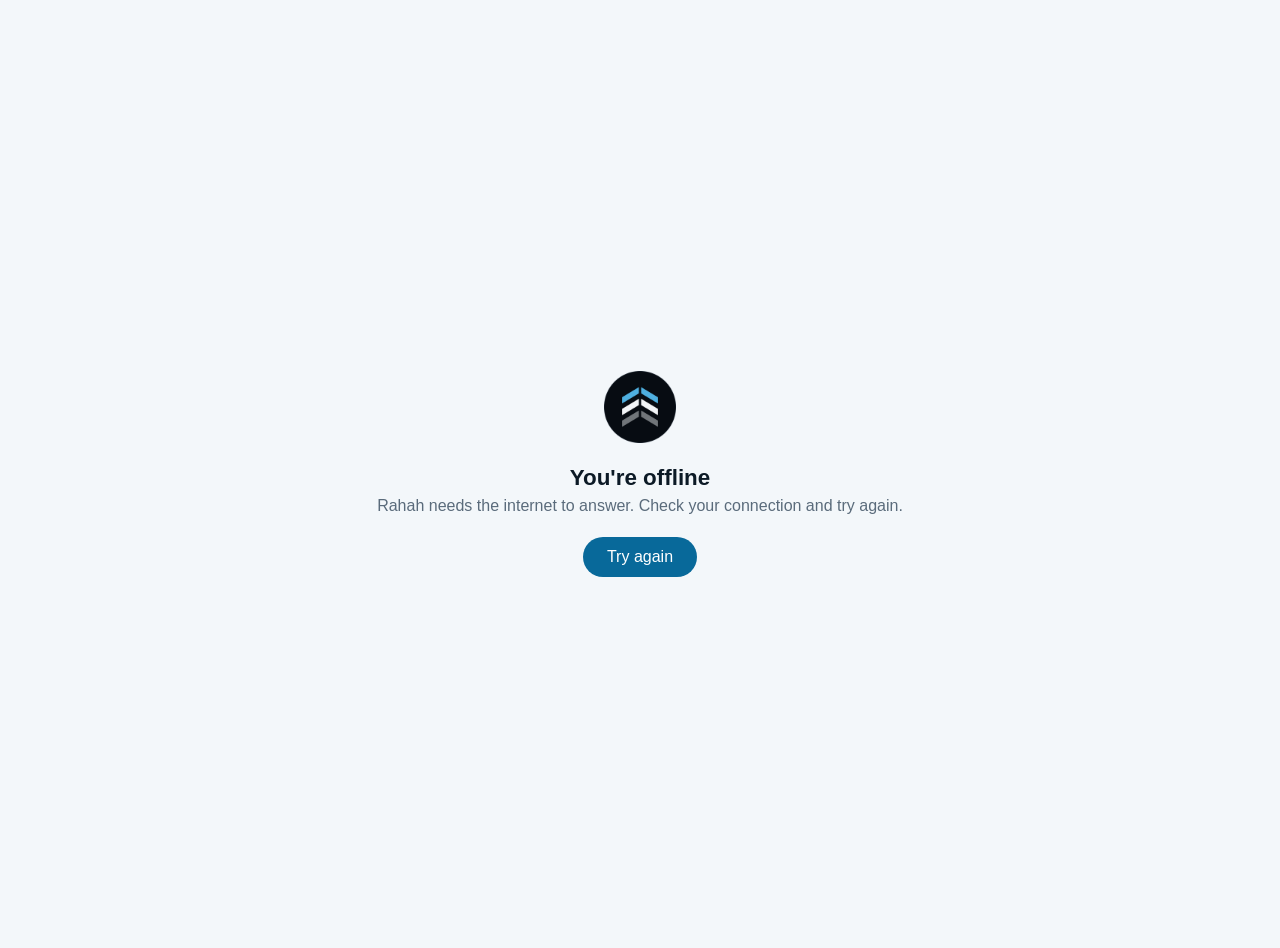
<file: static/offline.html>
<!doctype html>
<html lang="en">
<head>
    <meta charset="utf-8">
    <meta name="viewport" content="width=device-width, initial-scale=1, viewport-fit=cover">
    <title>Rahah is offline</title>
    <meta name="theme-color" content="#f3f7fa">
    <style>
        :root { color-scheme: light; }
        body {
            margin: 0; min-height: 100vh; display: grid; place-items: center; padding: 24px;
            background: #f3f7fa; color: #0c1a26; text-align: center;
            font-family: Inter, -apple-system, BlinkMacSystemFont, "Segoe UI", Roboto, sans-serif;
        }
        img { width: 72px; height: 72px; border-radius: 12px; }
        h1 { margin: 18px 0 6px; font-size: 1.4rem; }
        p { margin: 0 0 22px; color: #5a6b7b; }
        button {
            padding: 0.7rem 1.5rem; border: none; border-radius: 999px; cursor: pointer;
            background: #08699a; color: #fff; font: inherit; font-weight: 500;
        }
    </style>
</head>
<body>
    <main>
        <img src="/static/img/icon-192.png" alt="">
        <h1>You're offline</h1>
        <p>Rahah needs the internet to answer. Check your connection and try again.</p>
        <button type="button" onclick="location.reload()">Try again</button>
    </main>
</body>
</html>
</file>
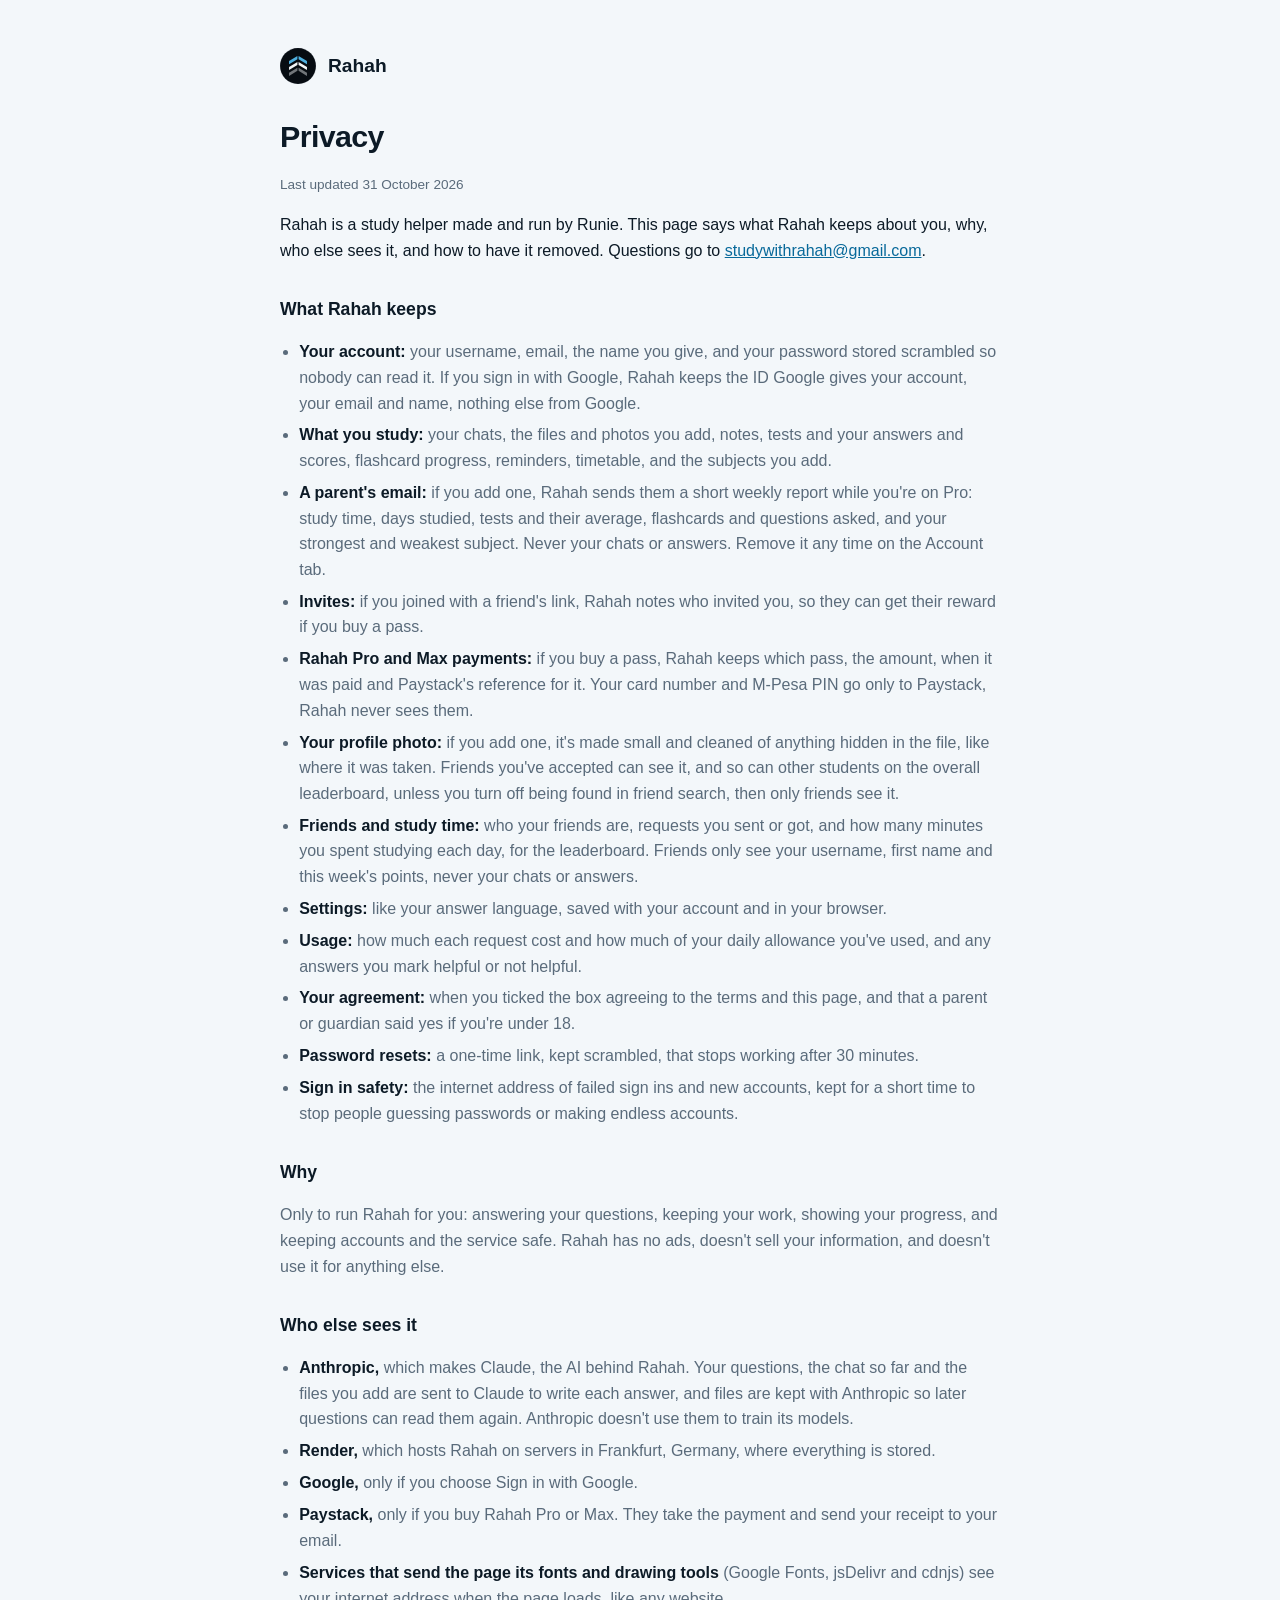
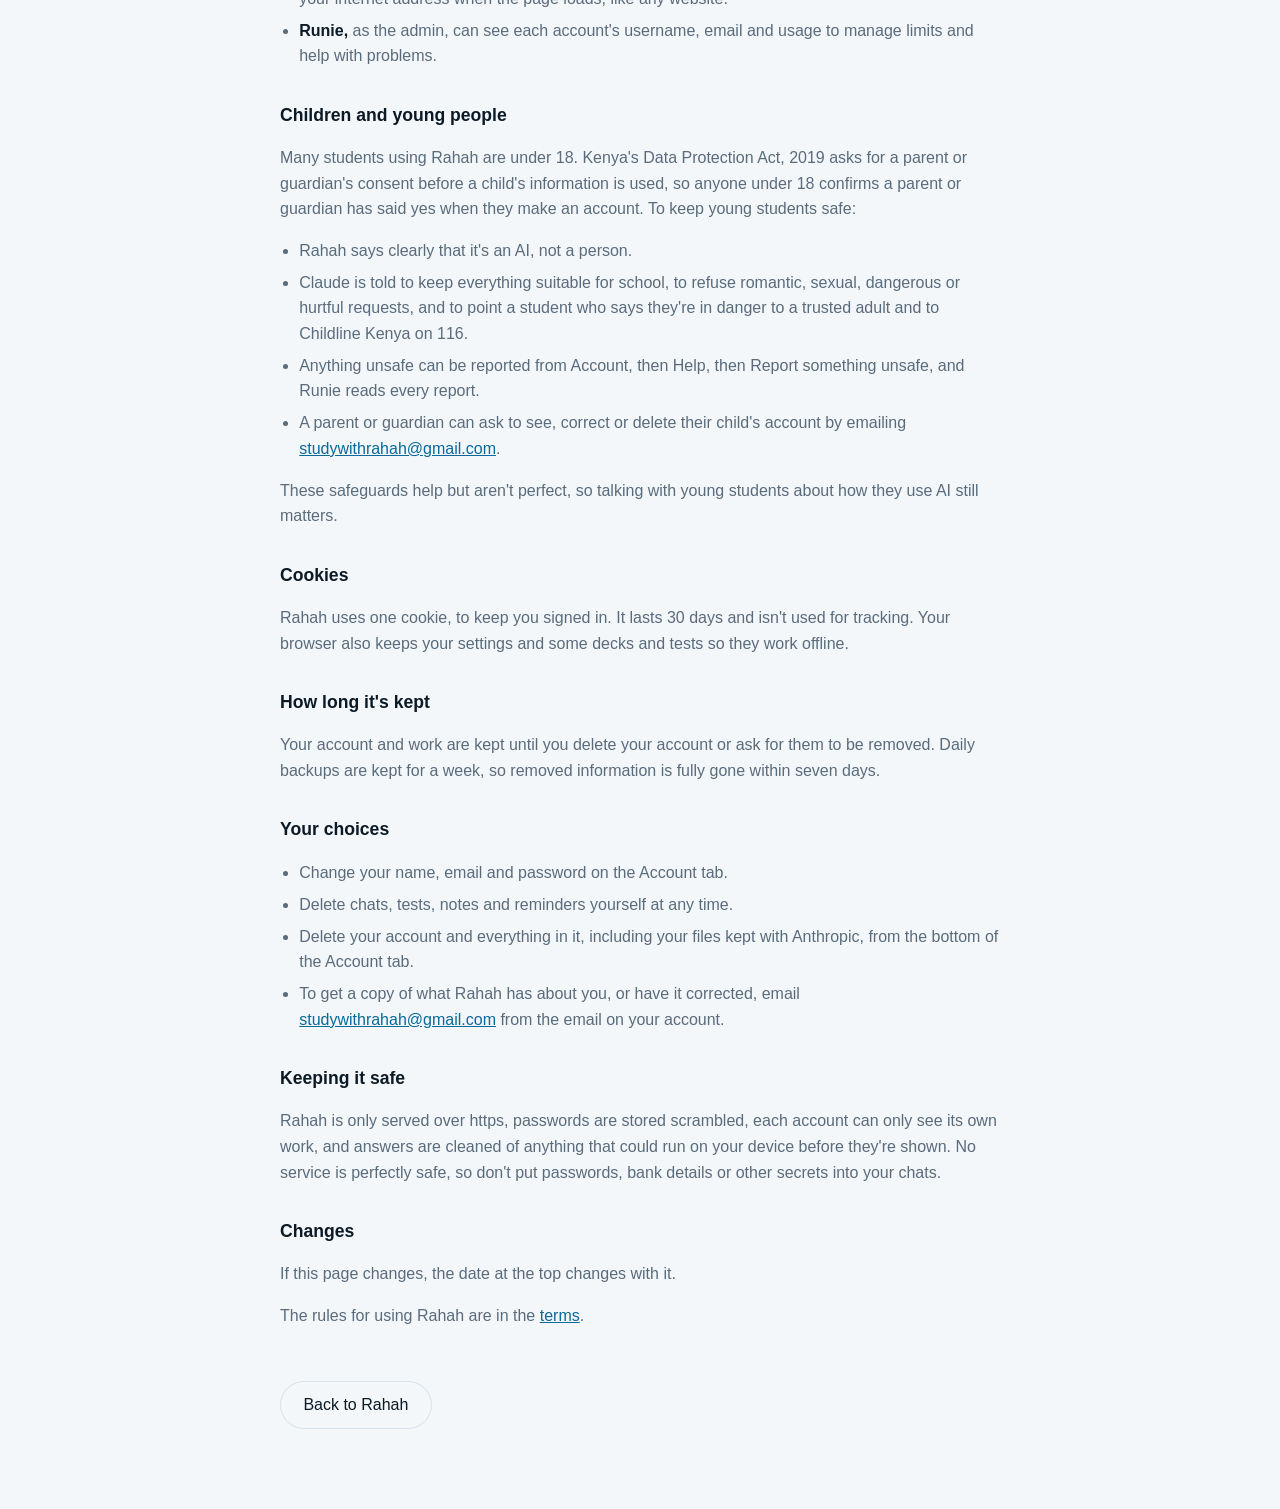
<file: static/privacy.html>
<!doctype html>
<html lang="en">
<head>
    <meta charset="utf-8">
    <meta name="viewport" content="width=device-width, initial-scale=1, viewport-fit=cover">
    <title>Rahah privacy</title>
    <meta name="description" content="What Rahah keeps about you, why, and how to have it removed.">
    <meta name="theme-color" content="#f3f7fa">
    <link rel="icon" href="/static/img/logo.svg" type="image/svg+xml">
    <style>
        :root {
            color-scheme: light;
            --bg: #f3f7fa; --text: #0c1a26; --text-2: #5a6b7b; --line: #d8e2ea; --accent: #08699a;
        }
        body {
            margin: 0; background: var(--bg); color: var(--text);
            font-family: Inter, -apple-system, BlinkMacSystemFont, "Segoe UI", Roboto, sans-serif;
            line-height: 1.6;
        }
        main { max-width: 720px; margin: 0 auto; padding: 48px 20px 80px; }
        header { display: flex; align-items: center; gap: 12px; margin-bottom: 28px; }
        header img { width: 36px; height: 36px; }
        header a { color: var(--text); text-decoration: none; font-weight: 600; font-size: 1.2rem; }
        h1 { margin: 0 0 4px; font-size: 1.9rem; letter-spacing: -0.02em; }
        h2 { margin: 32px 0 8px; font-size: 1.1rem; }
        p, li { color: var(--text-2); }
        p.lead { color: var(--text); }
        ul { padding-left: 1.2rem; }
        li { margin-bottom: 0.4rem; }
        strong { color: var(--text); font-weight: 600; }
        a { color: var(--accent); }
        .updated { font-size: 0.85rem; }
        .back {
            display: inline-block; margin-top: 36px; padding: 0.65rem 1.4rem; border-radius: 999px;
            border: 1px solid var(--line); color: var(--text); text-decoration: none; font-weight: 500;
        }
    </style>
</head>
<body>
    <main>
        <header>
            <img src="/static/img/logo.svg" alt="">
            <a href="/">Rahah</a>
        </header>

        <h1>Privacy</h1>
        <p class="updated">Last updated 31 October 2026</p>

        <p class="lead">Rahah is a study helper made and run by Runie. This page says what Rahah keeps about you, why, who else sees it, and how to have it removed. Questions go to <a href="mailto:studywithrahah@gmail.com">studywithrahah@gmail.com</a>.</p>

        <h2>What Rahah keeps</h2>
        <ul>
            <li><strong>Your account:</strong> your username, email, the name you give, and your password stored scrambled so nobody can read it. If you sign in with Google, Rahah keeps the ID Google gives your account, your email and name, nothing else from Google.</li>
            <li><strong>What you study:</strong> your chats, the files and photos you add, notes, tests and your answers and scores, flashcard progress, reminders, timetable, and the subjects you add.</li>
            <li><strong>A parent's email:</strong> if you add one, Rahah sends them a short weekly report while you're on Pro: study time, days studied, tests and their average, flashcards and questions asked, and your strongest and weakest subject. Never your chats or answers. Remove it any time on the Account tab.</li>
            <li><strong>Invites:</strong> if you joined with a friend's link, Rahah notes who invited you, so they can get their reward if you buy a pass.</li>
            <li><strong>Rahah Pro and Max payments:</strong> if you buy a pass, Rahah keeps which pass, the amount, when it was paid and Paystack's reference for it. Your card number and M-Pesa PIN go only to Paystack, Rahah never sees them.</li>
            <li><strong>Your profile photo:</strong> if you add one, it's made small and cleaned of anything hidden in the file, like where it was taken. Friends you've accepted can see it, and so can other students on the overall leaderboard, unless you turn off being found in friend search, then only friends see it.</li>
            <li><strong>Friends and study time:</strong> who your friends are, requests you sent or got, and how many minutes you spent studying each day, for the leaderboard. Friends only see your username, first name and this week's points, never your chats or answers.</li>
            <li><strong>Settings:</strong> like your answer language, saved with your account and in your browser.</li>
            <li><strong>Usage:</strong> how much each request cost and how much of your daily allowance you've used, and any answers you mark helpful or not helpful.</li>
            <li><strong>Your agreement:</strong> when you ticked the box agreeing to the terms and this page, and that a parent or guardian said yes if you're under 18.</li>
            <li><strong>Password resets:</strong> a one-time link, kept scrambled, that stops working after 30 minutes.</li>
            <li><strong>Sign in safety:</strong> the internet address of failed sign ins and new accounts, kept for a short time to stop people guessing passwords or making endless accounts.</li>
        </ul>

        <h2>Why</h2>
        <p>Only to run Rahah for you: answering your questions, keeping your work, showing your progress, and keeping accounts and the service safe. Rahah has no ads, doesn't sell your information, and doesn't use it for anything else.</p>

        <h2>Who else sees it</h2>
        <ul>
            <li><strong>Anthropic,</strong> which makes Claude, the AI behind Rahah. Your questions, the chat so far and the files you add are sent to Claude to write each answer, and files are kept with Anthropic so later questions can read them again. Anthropic doesn't use them to train its models.</li>
            <li><strong>Render,</strong> which hosts Rahah on servers in Frankfurt, Germany, where everything is stored.</li>
            <li><strong>Google,</strong> only if you choose Sign in with Google.</li>
            <li><strong>Paystack,</strong> only if you buy Rahah Pro or Max. They take the payment and send your receipt to your email.</li>
            <li><strong>Services that send the page its fonts and drawing tools</strong> (Google Fonts, jsDelivr and cdnjs) see your internet address when the page loads, like any website.</li>
            <li><strong>Runie,</strong> as the admin, can see each account's username, email and usage to manage limits and help with problems.</li>
        </ul>

        <h2>Children and young people</h2>
        <p>Many students using Rahah are under 18. Kenya's Data Protection Act, 2019 asks for a parent or guardian's consent before a child's information is used, so anyone under 18 confirms a parent or guardian has said yes when they make an account. To keep young students safe:</p>
        <ul>
            <li>Rahah says clearly that it's an AI, not a person.</li>
            <li>Claude is told to keep everything suitable for school, to refuse romantic, sexual, dangerous or hurtful requests, and to point a student who says they're in danger to a trusted adult and to Childline Kenya on 116.</li>
            <li>Anything unsafe can be reported from Account, then Help, then Report something unsafe, and Runie reads every report.</li>
            <li>A parent or guardian can ask to see, correct or delete their child's account by emailing <a href="mailto:studywithrahah@gmail.com">studywithrahah@gmail.com</a>.</li>
        </ul>
        <p>These safeguards help but aren't perfect, so talking with young students about how they use AI still matters.</p>

        <h2>Cookies</h2>
        <p>Rahah uses one cookie, to keep you signed in. It lasts 30 days and isn't used for tracking. Your browser also keeps your settings and some decks and tests so they work offline.</p>

        <h2>How long it's kept</h2>
        <p>Your account and work are kept until you delete your account or ask for them to be removed. Daily backups are kept for a week, so removed information is fully gone within seven days.</p>

        <h2>Your choices</h2>
        <ul>
            <li>Change your name, email and password on the Account tab.</li>
            <li>Delete chats, tests, notes and reminders yourself at any time.</li>
            <li>Delete your account and everything in it, including your files kept with Anthropic, from the bottom of the Account tab.</li>
            <li>To get a copy of what Rahah has about you, or have it corrected, email <a href="mailto:studywithrahah@gmail.com">studywithrahah@gmail.com</a> from the email on your account.</li>
        </ul>

        <h2>Keeping it safe</h2>
        <p>Rahah is only served over https, passwords are stored scrambled, each account can only see its own work, and answers are cleaned of anything that could run on your device before they're shown. No service is perfectly safe, so don't put passwords, bank details or other secrets into your chats.</p>

        <h2>Changes</h2>
        <p>If this page changes, the date at the top changes with it.</p>

        <p>The rules for using Rahah are in the <a href="/terms">terms</a>.</p>

        <a class="back" href="/">Back to Rahah</a>
    </main>
</body>
</html>
</file>
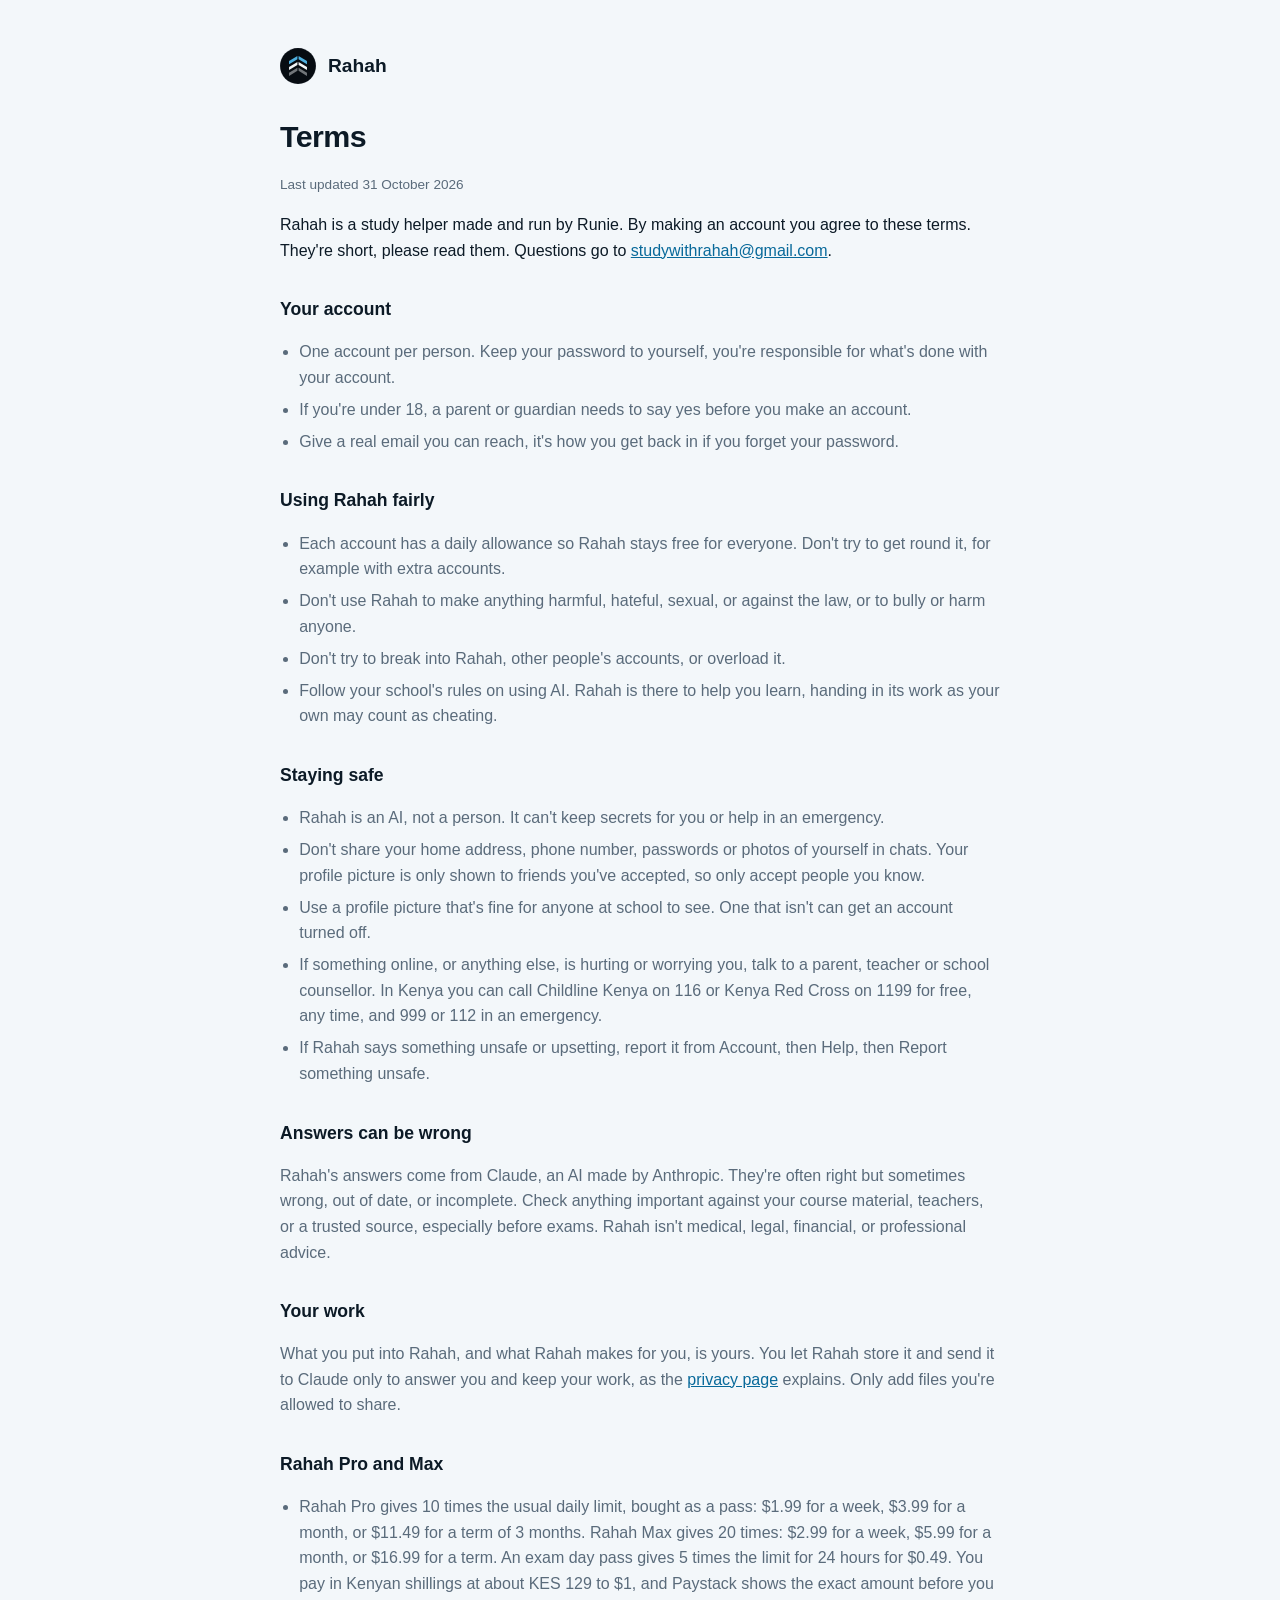
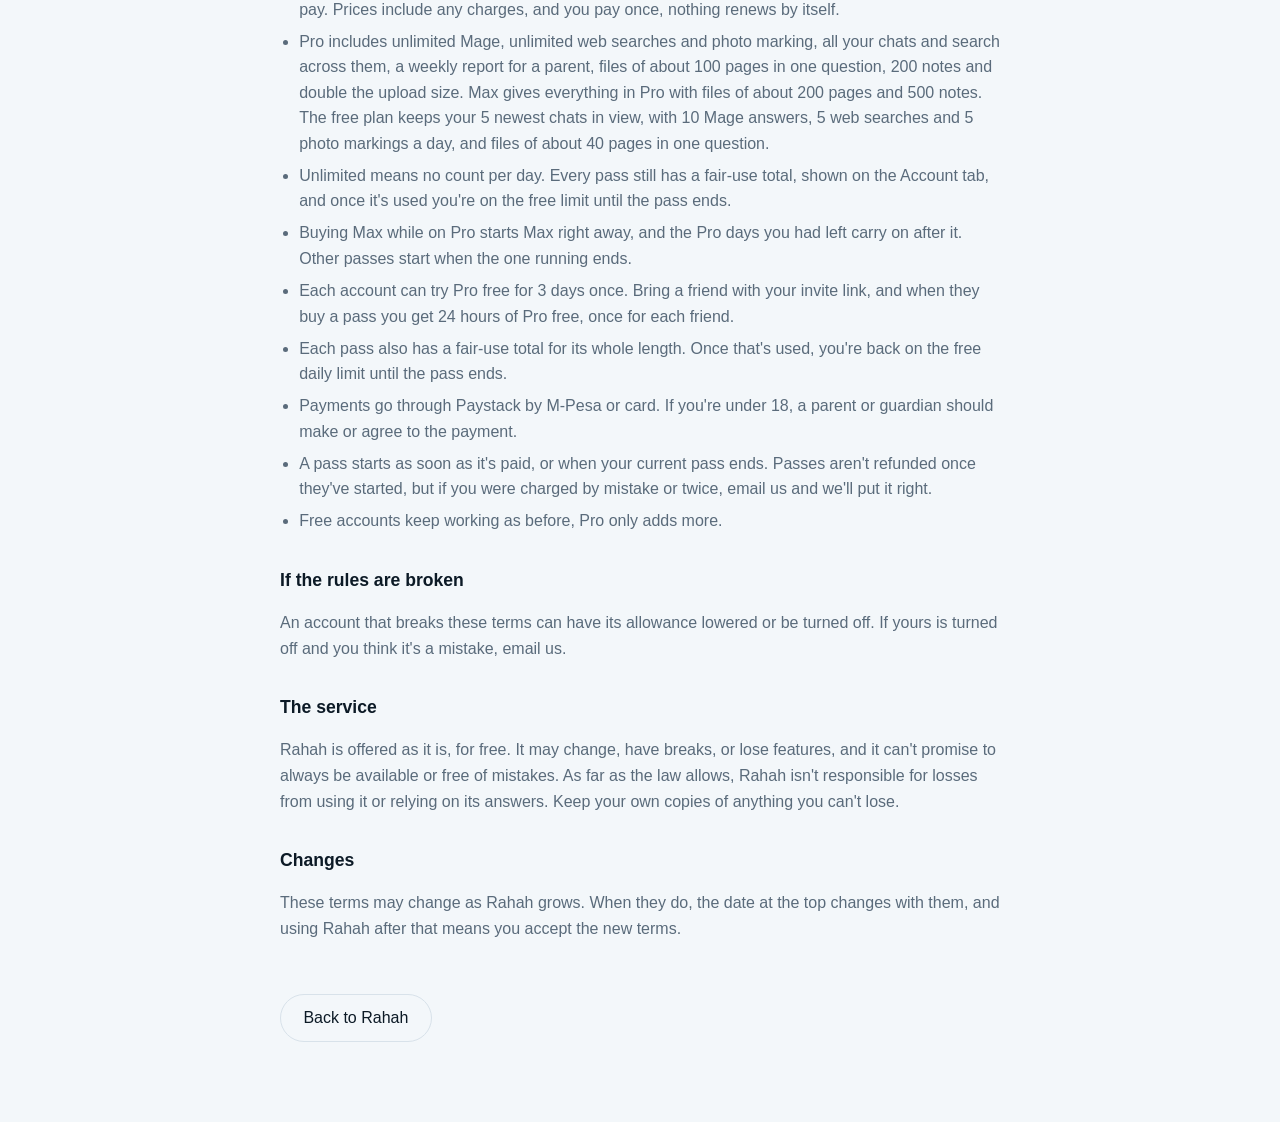
<file: static/terms.html>
<!doctype html>
<html lang="en">
<head>
    <meta charset="utf-8">
    <meta name="viewport" content="width=device-width, initial-scale=1, viewport-fit=cover">
    <title>Rahah terms</title>
    <meta name="description" content="The rules for using Rahah.">
    <meta name="theme-color" content="#f3f7fa">
    <link rel="icon" href="/static/img/logo.svg" type="image/svg+xml">
    <style>
        :root {
            color-scheme: light;
            --bg: #f3f7fa; --text: #0c1a26; --text-2: #5a6b7b; --line: #d8e2ea; --accent: #08699a;
        }
        body {
            margin: 0; background: var(--bg); color: var(--text);
            font-family: Inter, -apple-system, BlinkMacSystemFont, "Segoe UI", Roboto, sans-serif;
            line-height: 1.6;
        }
        main { max-width: 720px; margin: 0 auto; padding: 48px 20px 80px; }
        header { display: flex; align-items: center; gap: 12px; margin-bottom: 28px; }
        header img { width: 36px; height: 36px; }
        header a { color: var(--text); text-decoration: none; font-weight: 600; font-size: 1.2rem; }
        h1 { margin: 0 0 4px; font-size: 1.9rem; letter-spacing: -0.02em; }
        h2 { margin: 32px 0 8px; font-size: 1.1rem; }
        p, li { color: var(--text-2); }
        p.lead { color: var(--text); }
        ul { padding-left: 1.2rem; }
        li { margin-bottom: 0.4rem; }
        strong { color: var(--text); font-weight: 600; }
        a { color: var(--accent); }
        .updated { font-size: 0.85rem; }
        .back {
            display: inline-block; margin-top: 36px; padding: 0.65rem 1.4rem; border-radius: 999px;
            border: 1px solid var(--line); color: var(--text); text-decoration: none; font-weight: 500;
        }
    </style>
</head>
<body>
    <main>
        <header>
            <img src="/static/img/logo.svg" alt="">
            <a href="/">Rahah</a>
        </header>

        <h1>Terms</h1>
        <p class="updated">Last updated 31 October 2026</p>

        <p class="lead">Rahah is a study helper made and run by Runie. By making an account you agree to these terms. They're short, please read them. Questions go to <a href="mailto:studywithrahah@gmail.com">studywithrahah@gmail.com</a>.</p>

        <h2>Your account</h2>
        <ul>
            <li>One account per person. Keep your password to yourself, you're responsible for what's done with your account.</li>
            <li>If you're under 18, a parent or guardian needs to say yes before you make an account.</li>
            <li>Give a real email you can reach, it's how you get back in if you forget your password.</li>
        </ul>

        <h2>Using Rahah fairly</h2>
        <ul>
            <li>Each account has a daily allowance so Rahah stays free for everyone. Don't try to get round it, for example with extra accounts.</li>
            <li>Don't use Rahah to make anything harmful, hateful, sexual, or against the law, or to bully or harm anyone.</li>
            <li>Don't try to break into Rahah, other people's accounts, or overload it.</li>
            <li>Follow your school's rules on using AI. Rahah is there to help you learn, handing in its work as your own may count as cheating.</li>
        </ul>

        <h2>Staying safe</h2>
        <ul>
            <li>Rahah is an AI, not a person. It can't keep secrets for you or help in an emergency.</li>
            <li>Don't share your home address, phone number, passwords or photos of yourself in chats. Your profile picture is only shown to friends you've accepted, so only accept people you know.</li>
            <li>Use a profile picture that's fine for anyone at school to see. One that isn't can get an account turned off.</li>
            <li>If something online, or anything else, is hurting or worrying you, talk to a parent, teacher or school counsellor. In Kenya you can call Childline Kenya on 116 or Kenya Red Cross on 1199 for free, any time, and 999 or 112 in an emergency.</li>
            <li>If Rahah says something unsafe or upsetting, report it from Account, then Help, then Report something unsafe.</li>
        </ul>

        <h2>Answers can be wrong</h2>
        <p>Rahah's answers come from Claude, an AI made by Anthropic. They're often right but sometimes wrong, out of date, or incomplete. Check anything important against your course material, teachers, or a trusted source, especially before exams. Rahah isn't medical, legal, financial, or professional advice.</p>

        <h2>Your work</h2>
        <p>What you put into Rahah, and what Rahah makes for you, is yours. You let Rahah store it and send it to Claude only to answer you and keep your work, as the <a href="/privacy">privacy page</a> explains. Only add files you're allowed to share.</p>

        <h2>Rahah Pro and Max</h2>
        <ul>
            <li>Rahah Pro gives 10 times the usual daily limit, bought as a pass: $1.99 for a week, $3.99 for a month, or $11.49 for a term of 3 months. Rahah Max gives 20 times: $2.99 for a week, $5.99 for a month, or $16.99 for a term. An exam day pass gives 5 times the limit for 24 hours for $0.49. You pay in Kenyan shillings at about KES 129 to $1, and Paystack shows the exact amount before you pay. Prices include any charges, and you pay once, nothing renews by itself.</li>
            <li>Pro includes unlimited Mage, unlimited web searches and photo marking, all your chats and search across them, a weekly report for a parent, files of about 100 pages in one question, 200 notes and double the upload size. Max gives everything in Pro with files of about 200 pages and 500 notes. The free plan keeps your 5 newest chats in view, with 10 Mage answers, 5 web searches and 5 photo markings a day, and files of about 40 pages in one question.</li>
            <li>Unlimited means no count per day. Every pass still has a fair-use total, shown on the Account tab, and once it's used you're on the free limit until the pass ends.</li>
            <li>Buying Max while on Pro starts Max right away, and the Pro days you had left carry on after it. Other passes start when the one running ends.</li>
            <li>Each account can try Pro free for 3 days once. Bring a friend with your invite link, and when they buy a pass you get 24 hours of Pro free, once for each friend.</li>
            <li>Each pass also has a fair-use total for its whole length. Once that's used, you're back on the free daily limit until the pass ends.</li>
            <li>Payments go through Paystack by M-Pesa or card. If you're under 18, a parent or guardian should make or agree to the payment.</li>
            <li>A pass starts as soon as it's paid, or when your current pass ends. Passes aren't refunded once they've started, but if you were charged by mistake or twice, email us and we'll put it right.</li>
            <li>Free accounts keep working as before, Pro only adds more.</li>
        </ul>

        <h2>If the rules are broken</h2>
        <p>An account that breaks these terms can have its allowance lowered or be turned off. If yours is turned off and you think it's a mistake, email us.</p>

        <h2>The service</h2>
        <p>Rahah is offered as it is, for free. It may change, have breaks, or lose features, and it can't promise to always be available or free of mistakes. As far as the law allows, Rahah isn't responsible for losses from using it or relying on its answers. Keep your own copies of anything you can't lose.</p>

        <h2>Changes</h2>
        <p>These terms may change as Rahah grows. When they do, the date at the top changes with them, and using Rahah after that means you accept the new terms.</p>

        <a class="back" href="/">Back to Rahah</a>
    </main>
</body>
</html>
</file>
